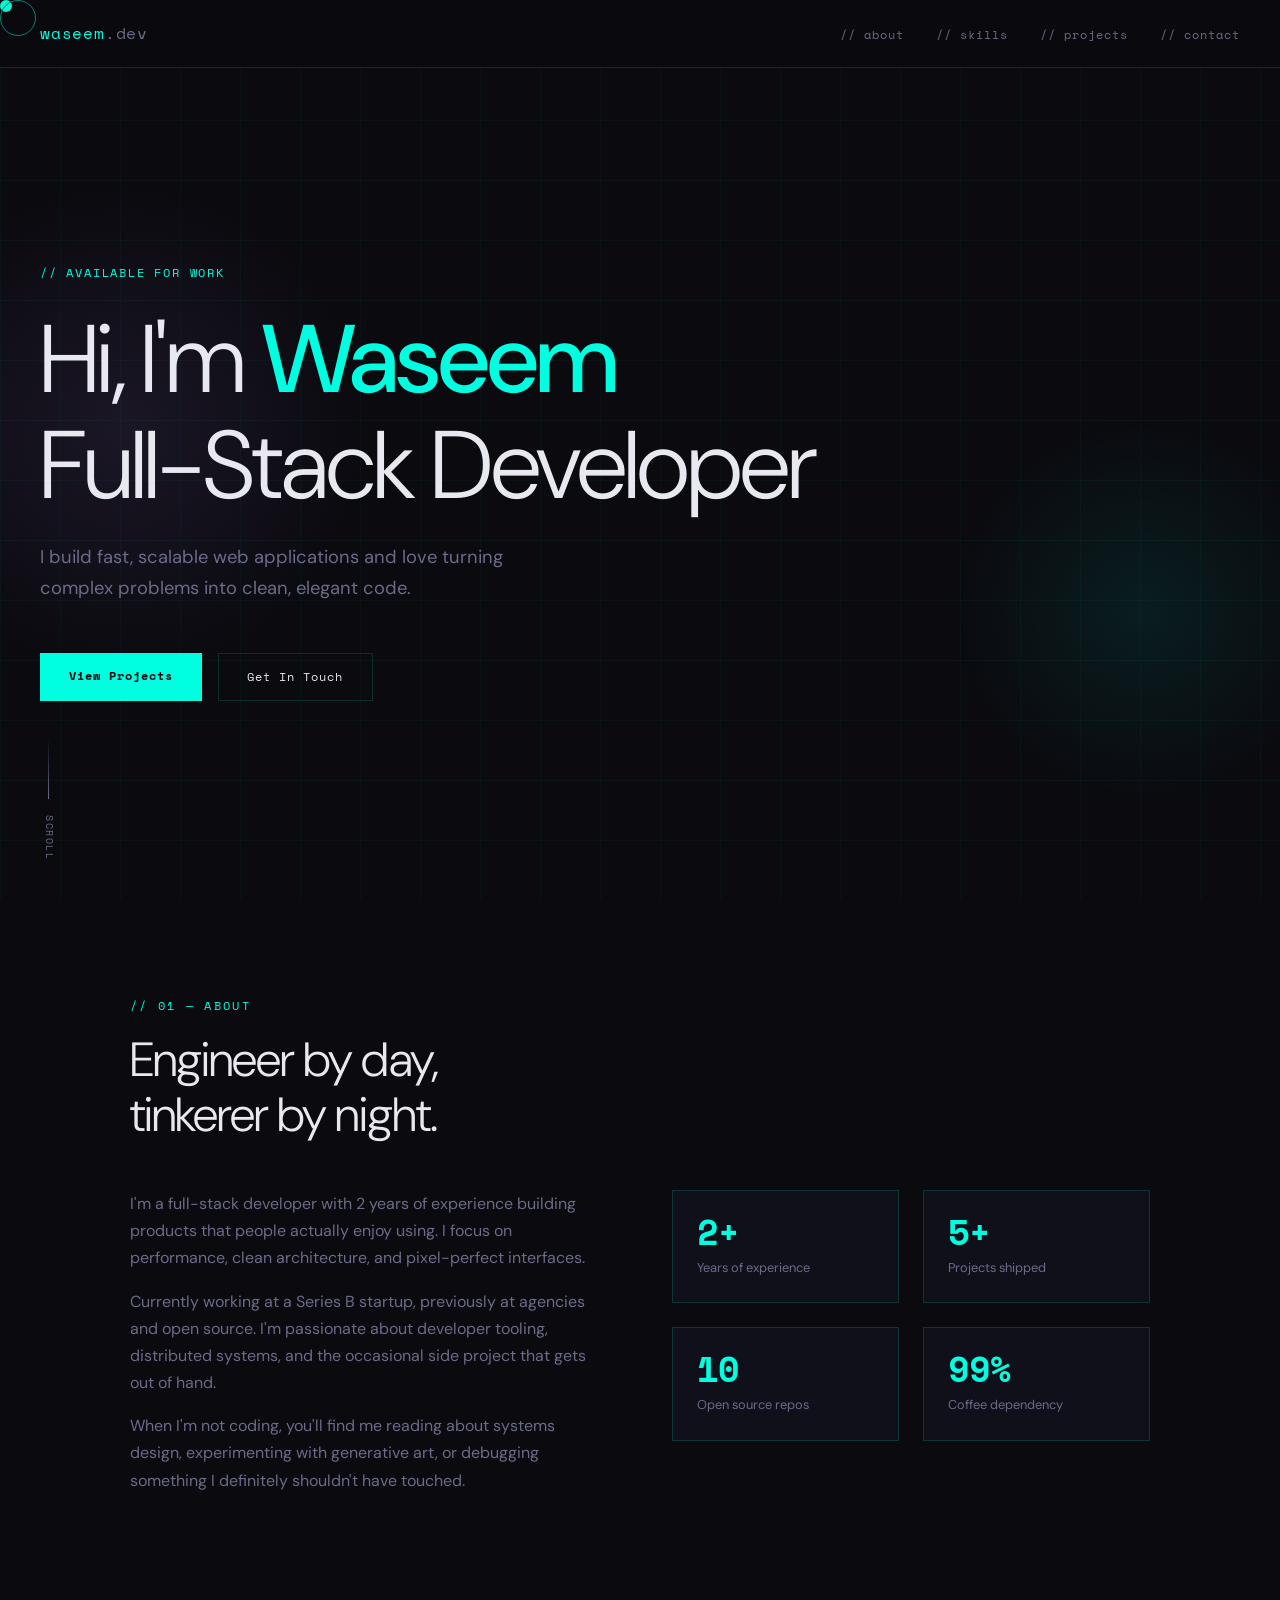
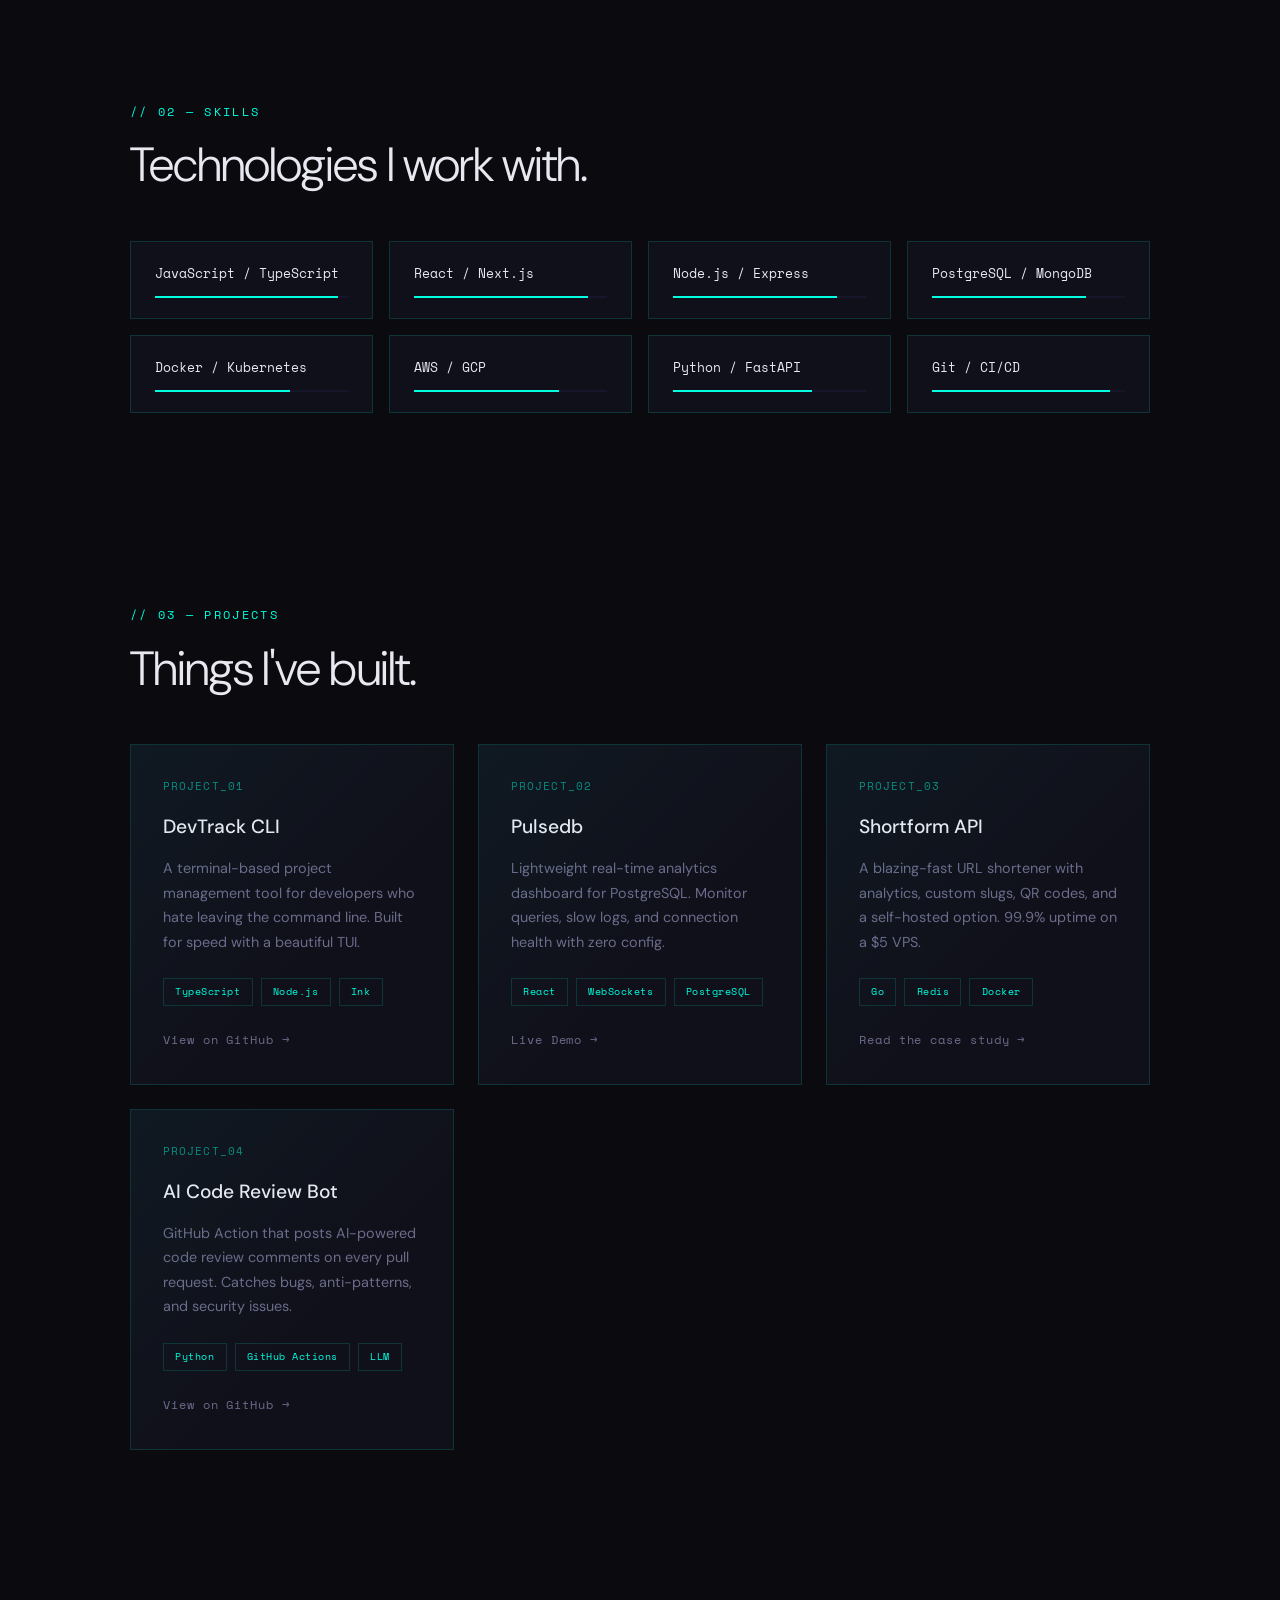
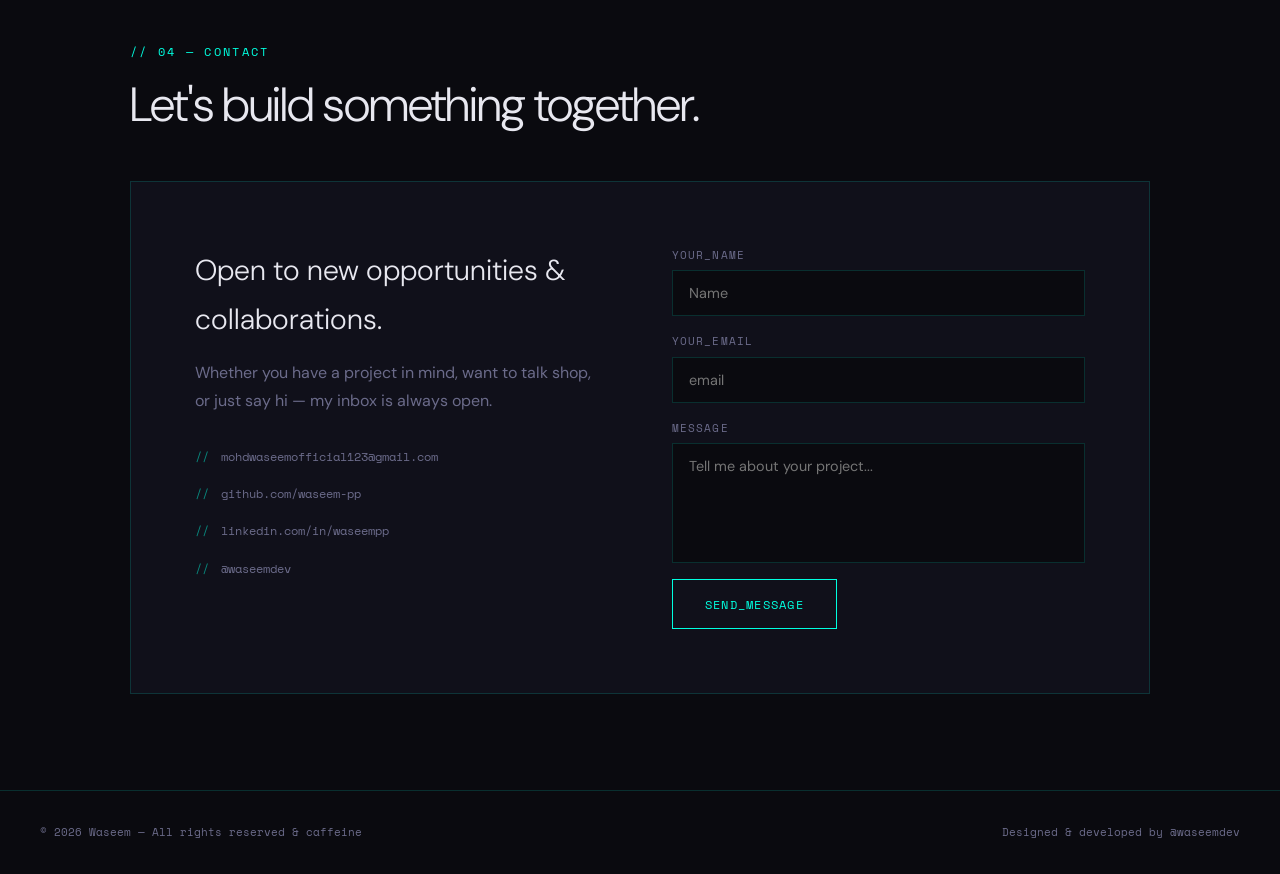
<file: index.html>
<!DOCTYPE html>
<html lang="en">

<head>
    <meta charset="UTF-8" />
    <meta name="viewport" content="width=device-width, initial-scale=1.0" />
    <title>Dev Portfolio</title>
    <link
        href="https://fonts.googleapis.com/css2?family=Space+Mono:wght@400;700&family=DM+Sans:wght@300;400;500&display=swap"
        rel="stylesheet" />
    <link rel="stylesheet" href="style.css">
    <script src="script.js" defer></script>
</head>

<body>

    <div class="cursor" id="cursor"></div>
    <div class="cursor-ring" id="cursor-ring"></div>

    <!-- NAV -->
    <nav>
        <a href="#" class="logo">waseem<span>.dev</span></a>
        <ul class="nav-links">
            <li><a href="#about">// about</a></li>
            <li><a href="#skills">// skills</a></li>
            <li><a href="#projects">// projects</a></li>
            <li><a href="#contact">// contact</a></li>
        </ul>
    </nav>

    <!-- HERO -->
    <div class="hero">
        <div class="hero-grid"></div>
        <div class="hero-glow"></div>
        <div class="hero-glow2"></div>
        <p class="hero-tag">// AVAILABLE FOR WORK</p>
        <h1 class="hero-title">
            Hi, I'm <strong>Waseem</strong><br />
            Full-Stack Developer
        </h1>
        <p class="hero-subtitle">
            I build fast, scalable web applications and love turning complex problems into clean, elegant code.
        </p>
        <div class="hero-cta">
            <a href="#projects" class="btn btn-primary">View Projects</a>
            <a href="#contact" class="btn btn-outline">Get In Touch</a>
        </div>
        <div class="hero-scroll">SCROLL</div>
    </div>

    <!-- ABOUT -->
    <section id="about">
        <p class="section-label reveal">// 01 — ABOUT</p>
        <h2 class="section-title reveal">Engineer by day,<br />tinkerer by night.</h2>
        <div class="about-grid">
            <div class="about-text reveal">
                <p>I'm a full-stack developer with 2 years of experience building products that people actually enjoy
                    using. I focus on performance, clean architecture, and pixel-perfect interfaces.</p>
                <p>Currently working at a Series B startup, previously at agencies and open source. I'm passionate about
                    developer tooling, distributed systems, and the occasional side project that gets out of hand.</p>
                <p>When I'm not coding, you'll find me reading about systems design, experimenting with generative art,
                    or debugging something I definitely shouldn't have touched.</p>
            </div>
            <div class="about-stats reveal">
                <div class="stat-card">
                    <div class="stat-number">2+</div>
                    <div class="stat-label">Years of experience</div>
                </div>
                <div class="stat-card">
                    <div class="stat-number">5+</div>
                    <div class="stat-label">Projects shipped</div>
                </div>
                <div class="stat-card">
                    <div class="stat-number">10</div>
                    <div class="stat-label">Open source repos</div>
                </div>
                <div class="stat-card">
                    <div class="stat-number">99%</div>
                    <div class="stat-label">Coffee dependency</div>
                </div>
            </div>
        </div>
    </section>

    <!-- SKILLS -->
    <section id="skills">
        <p class="section-label reveal">// 02 — SKILLS</p>
        <h2 class="section-title reveal">Technologies I work with.</h2>
        <div class="skills-grid">
            <div class="skill-item reveal">
                <div class="skill-name">JavaScript / TypeScript</div>
                <div class="skill-bar-wrap">
                    <div class="skill-bar" data-width="95"></div>
                </div>
            </div>
            <div class="skill-item reveal">
                <div class="skill-name">React / Next.js</div>
                <div class="skill-bar-wrap">
                    <div class="skill-bar" data-width="90"></div>
                </div>
            </div>
            <div class="skill-item reveal">
                <div class="skill-name">Node.js / Express</div>
                <div class="skill-bar-wrap">
                    <div class="skill-bar" data-width="85"></div>
                </div>
            </div>
            <div class="skill-item reveal">
                <div class="skill-name">PostgreSQL / MongoDB</div>
                <div class="skill-bar-wrap">
                    <div class="skill-bar" data-width="80"></div>
                </div>
            </div>
            <div class="skill-item reveal">
                <div class="skill-name">Docker / Kubernetes</div>
                <div class="skill-bar-wrap">
                    <div class="skill-bar" data-width="70"></div>
                </div>
            </div>
            <div class="skill-item reveal">
                <div class="skill-name">AWS / GCP</div>
                <div class="skill-bar-wrap">
                    <div class="skill-bar" data-width="75"></div>
                </div>
            </div>
            <div class="skill-item reveal">
                <div class="skill-name">Python / FastAPI</div>
                <div class="skill-bar-wrap">
                    <div class="skill-bar" data-width="72"></div>
                </div>
            </div>
            <div class="skill-item reveal">
                <div class="skill-name">Git / CI/CD</div>
                <div class="skill-bar-wrap">
                    <div class="skill-bar" data-width="92"></div>
                </div>
            </div>
        </div>
    </section>

    <!-- PROJECTS -->
    <section id="projects">
        <p class="section-label reveal">// 03 — PROJECTS</p>
        <h2 class="section-title reveal">Things I've built.</h2>
        <div class="projects-grid">
            <div class="project-card reveal">
                <div class="project-num">PROJECT_01</div>
                <div class="project-title">DevTrack CLI</div>
                <div class="project-desc">A terminal-based project management tool for developers who hate leaving the
                    command line. Built for speed with a beautiful TUI.</div>
                <div class="project-tags">
                    <span class="tag">TypeScript</span>
                    <span class="tag">Node.js</span>
                    <span class="tag">Ink</span>
                </div>
                <a href="#" class="project-link">View on GitHub</a>
            </div>
            <div class="project-card reveal">
                <div class="project-num">PROJECT_02</div>
                <div class="project-title">Pulsedb</div>
                <div class="project-desc">Lightweight real-time analytics dashboard for PostgreSQL. Monitor queries,
                    slow logs, and connection health with zero config.</div>
                <div class="project-tags">
                    <span class="tag">React</span>
                    <span class="tag">WebSockets</span>
                    <span class="tag">PostgreSQL</span>
                </div>
                <a href="#" class="project-link">Live Demo</a>
            </div>
            <div class="project-card reveal">
                <div class="project-num">PROJECT_03</div>
                <div class="project-title">Shortform API</div>
                <div class="project-desc">A blazing-fast URL shortener with analytics, custom slugs, QR codes, and a
                    self-hosted option. 99.9% uptime on a $5 VPS.</div>
                <div class="project-tags">
                    <span class="tag">Go</span>
                    <span class="tag">Redis</span>
                    <span class="tag">Docker</span>
                </div>
                <a href="#" class="project-link">Read the case study</a>
            </div>
            <div class="project-card reveal">
                <div class="project-num">PROJECT_04</div>
                <div class="project-title">AI Code Review Bot</div>
                <div class="project-desc">GitHub Action that posts AI-powered code review comments on every pull
                    request. Catches bugs, anti-patterns, and security issues.</div>
                <div class="project-tags">
                    <span class="tag">Python</span>
                    <span class="tag">GitHub Actions</span>
                    <span class="tag">LLM</span>
                </div>
                <a href="#" class="project-link">View on GitHub</a>
            </div>
        </div>
    </section>

    <!-- CONTACT -->
    <section id="contact">
        <p class="section-label reveal">// 04 — CONTACT</p>
        <h2 class="section-title reveal">Let's build something together.</h2>
        <div class="contact-inner reveal">
            <div class="contact-info">
                <h3>Open to new opportunities &amp; collaborations.</h3>
                <p>Whether you have a project in mind, want to talk shop, or just say hi — my inbox is always open.</p>
                <div class="contact-links">
                    <a href="mailto:mohdwaseemofficial123@gmail.com"
                        class="contact-link">mohdwaseemofficial123@gmail.com</a>
                    <a href="#" class="contact-link">github.com/waseem-pp</a>
                    <a href="#" class="contact-link">linkedin.com/in/waseempp</a>
                    <a href="#" class="contact-link">@waseemdev</a>
                </div>
            </div>
            <form class="contact-form" onsubmit="handleSubmit(event)">
                <div class="form-group">
                    <label for="name">YOUR_NAME</label>
                    <input type="text" id="name" placeholder="Name" />
                </div>
                <div class="form-group">
                    <label for="email">YOUR_EMAIL</label>
                    <input type="email" id="email" placeholder="email" />
                </div>
                <div class="form-group">
                    <label for="msg">MESSAGE</label>
                    <textarea id="msg" placeholder="Tell me about your project..."></textarea>
                </div>
                <button type="submit" class="btn-send">SEND_MESSAGE</button>
            </form>
        </div>
    </section>

    <!-- FOOTER -->
    <footer>
        <span>© 2026 Waseem — All rights reserved &amp; caffeine</span>
        <span>Designed &amp; developed by <a href="#">@waseemdev</a></span>
    </footer>
</body>

</html>
</file>
<file: style.css>
*,
*::before,
*::after {
    box-sizing: border-box;
    margin: 0;
    padding: 0;
}

:root {
    --bg: #0a0a0f;
    --bg2: #10101a;
    --bg3: #16162a;
    --accent: #00ffe0;
    --accent2: #7b5ea7;
    --text: #e8e8f0;
    --muted: #6b6b8a;
    --border: rgba(0, 255, 224, 0.15);
    --mono: 'Space Mono', monospace;
    --sans: 'DM Sans', sans-serif;
}

html {
    scroll-behavior: smooth;
}

body {
    background: var(--bg);
    color: var(--text);
    font-family: var(--sans);
    font-size: 16px;
    line-height: 1.7;
    cursor: none;
}

/* Custom cursor */
.cursor {
    position: fixed;
    width: 12px;
    height: 12px;
    background: var(--accent);
    border-radius: 50%;
    pointer-events: none;
    z-index: 9999;
    transform: translate(-50%, -50%);
    transition: transform 0.1s, width 0.2s, height 0.2s, opacity 0.2s;
    mix-blend-mode: difference;
}

.cursor-ring {
    position: fixed;
    width: 36px;
    height: 36px;
    border: 1px solid var(--accent);
    border-radius: 50%;
    pointer-events: none;
    z-index: 9998;
    transform: translate(-50%, -50%);
    transition: transform 0.15s ease-out, width 0.2s, height 0.2s, opacity 0.3s;
    opacity: 0.5;
}

/* Scrollbar */
::-webkit-scrollbar {
    width: 4px;
}

::-webkit-scrollbar-track {
    background: var(--bg);
}

::-webkit-scrollbar-thumb {
    background: var(--accent2);
    border-radius: 2px;
}

/* Nav */
nav {
    position: fixed;
    top: 0;
    width: 100%;
    z-index: 100;
    padding: 1.25rem 2.5rem;
    display: flex;
    justify-content: space-between;
    align-items: center;
    border-bottom: 1px solid var(--border);
    background: rgba(10, 10, 15, 0.85);
    backdrop-filter: blur(12px);
}

.logo {
    font-family: var(--mono);
    font-size: 1rem;
    color: var(--accent);
    text-decoration: none;
    letter-spacing: 0.05em;
}

.logo span {
    color: var(--muted);
}

.nav-links {
    display: flex;
    gap: 2rem;
    list-style: none;
}

.nav-links a {
    font-family: var(--mono);
    font-size: 0.78rem;
    color: var(--muted);
    text-decoration: none;
    letter-spacing: 0.08em;
    transition: color 0.2s;
}

.nav-links a:hover {
    color: var(--accent);
}

/* Hero */
.hero {
    min-height: 100vh;
    display: flex;
    flex-direction: column;
    justify-content: center;
    padding: 8rem 2.5rem 4rem;
    position: relative;
    overflow: hidden;
}

.hero-grid {
    position: absolute;
    inset: 0;
    pointer-events: none;
    background-image:
        linear-gradient(rgba(0, 255, 224, 0.03) 1px, transparent 1px),
        linear-gradient(90deg, rgba(0, 255, 224, 0.03) 1px, transparent 1px);
    background-size: 60px 60px;
}

.hero-glow {
    position: absolute;
    top: 20%;
    left: -10%;
    width: 500px;
    height: 500px;
    background: radial-gradient(circle, rgba(123, 94, 167, 0.15) 0%, transparent 70%);
    pointer-events: none;
}

.hero-glow2 {
    position: absolute;
    bottom: 10%;
    right: -5%;
    width: 400px;
    height: 400px;
    background: radial-gradient(circle, rgba(0, 255, 224, 0.08) 0%, transparent 70%);
    pointer-events: none;
}

.hero-tag {
    font-family: var(--mono);
    font-size: 0.75rem;
    color: var(--accent);
    letter-spacing: 0.15em;
    margin-bottom: 1.5rem;
    opacity: 0;
    animation: fadeUp 0.6s 0.2s forwards;
}

.hero-title {
    font-family: var(--sans);
    font-size: clamp(3rem, 8vw, 6rem);
    font-weight: 300;
    line-height: 1.1;
    letter-spacing: -0.02em;
    margin-bottom: 1.5rem;
    opacity: 0;
    animation: fadeUp 0.6s 0.4s forwards;
}

.hero-title strong {
    font-weight: 500;
    color: var(--accent);
}

.hero-subtitle {
    font-size: 1.15rem;
    color: var(--muted);
    max-width: 480px;
    margin-bottom: 3rem;
    opacity: 0;
    animation: fadeUp 0.6s 0.6s forwards;
}

.hero-cta {
    display: flex;
    gap: 1rem;
    flex-wrap: wrap;
    opacity: 0;
    animation: fadeUp 0.6s 0.8s forwards;
}

.btn {
    font-family: var(--mono);
    font-size: 0.78rem;
    letter-spacing: 0.08em;
    padding: 0.8rem 1.8rem;
    text-decoration: none;
    transition: all 0.2s;
    display: inline-block;
    cursor: none;
}

.btn-primary {
    background: var(--accent);
    color: var(--bg);
    font-weight: 700;
}

.btn-primary:hover {
    background: #fff;
}

.btn-outline {
    border: 1px solid var(--border);
    color: var(--text);
}

.btn-outline:hover {
    border-color: var(--accent);
    color: var(--accent);
}

.hero-scroll {
    position: absolute;
    bottom: 2.5rem;
    left: 2.5rem;
    font-family: var(--mono);
    font-size: 0.65rem;
    color: var(--muted);
    letter-spacing: 0.15em;
    writing-mode: vertical-rl;
    display: flex;
    align-items: center;
    gap: 1rem;
    opacity: 0;
    animation: fadeUp 0.6s 1s forwards;
}

.hero-scroll::before {
    content: '';
    display: block;
    width: 1px;
    height: 60px;
    background: linear-gradient(to bottom, transparent, var(--muted));
}

/* Section */
section {
    padding: 6rem 2.5rem;
    max-width: 1100px;
    margin: 0 auto;
}

.section-label {
    font-family: var(--mono);
    font-size: 0.72rem;
    color: var(--accent);
    letter-spacing: 0.2em;
    margin-bottom: 1rem;
}

.section-title {
    font-size: clamp(2rem, 4vw, 3rem);
    font-weight: 300;
    letter-spacing: -0.02em;
    margin-bottom: 3rem;
    line-height: 1.15;
}

/* About */
.about-grid {
    display: grid;
    grid-template-columns: 1fr 1fr;
    gap: 4rem;
    align-items: start;
}

.about-text p {
    color: var(--muted);
    margin-bottom: 1rem;
}

.about-stats {
    display: grid;
    grid-template-columns: 1fr 1fr;
    gap: 1.5rem;
}

.stat-card {
    border: 1px solid var(--border);
    padding: 1.5rem;
    background: var(--bg2);
}

.stat-number {
    font-family: var(--mono);
    font-size: 2.2rem;
    color: var(--accent);
    font-weight: 700;
    line-height: 1;
}

.stat-label {
    font-size: 0.8rem;
    color: var(--muted);
    margin-top: 0.4rem;
}

/* Skills */
.skills-grid {
    display: grid;
    grid-template-columns: repeat(auto-fill, minmax(200px, 1fr));
    gap: 1rem;
}

.skill-item {
    border: 1px solid var(--border);
    padding: 1.25rem 1.5rem;
    background: var(--bg2);
    position: relative;
    overflow: hidden;
    transition: border-color 0.2s, background 0.2s;
}

.skill-item::before {
    content: '';
    position: absolute;
    left: 0;
    top: 0;
    bottom: 0;
    width: 2px;
    background: var(--accent);
    transform: scaleY(0);
    transform-origin: bottom;
    transition: transform 0.3s;
}

.skill-item:hover {
    border-color: var(--accent);
    background: var(--bg3);
}

.skill-item:hover::before {
    transform: scaleY(1);
}

.skill-name {
    font-family: var(--mono);
    font-size: 0.82rem;
    color: var(--text);
}

.skill-bar-wrap {
    margin-top: 0.75rem;
    height: 2px;
    background: var(--bg3);
}

.skill-bar {
    height: 2px;
    background: var(--accent);
    width: 0;
    transition: width 1s ease;
}

/* Projects */
.projects-grid {
    display: grid;
    grid-template-columns: repeat(auto-fill, minmax(320px, 1fr));
    gap: 1.5rem;
}

.project-card {
    border: 1px solid var(--border);
    background: var(--bg2);
    padding: 2rem;
    position: relative;
    overflow: hidden;
    transition: border-color 0.25s, transform 0.25s;
}

.project-card::after {
    content: '';
    position: absolute;
    inset: 0;
    background: linear-gradient(135deg, rgba(0, 255, 224, 0.04) 0%, transparent 60%);
    pointer-events: none;
}

.project-card:hover {
    border-color: var(--accent);
    transform: translateY(-4px);
}

.project-num {
    font-family: var(--mono);
    font-size: 0.68rem;
    color: var(--accent);
    opacity: 0.5;
    margin-bottom: 1rem;
    letter-spacing: 0.1em;
}

.project-title {
    font-size: 1.2rem;
    font-weight: 500;
    margin-bottom: 0.75rem;
}

.project-desc {
    color: var(--muted);
    font-size: 0.9rem;
    margin-bottom: 1.5rem;
}

.project-tags {
    display: flex;
    flex-wrap: wrap;
    gap: 0.5rem;
}

.tag {
    font-family: var(--mono);
    font-size: 0.65rem;
    color: var(--accent);
    border: 1px solid var(--border);
    padding: 0.25rem 0.7rem;
    letter-spacing: 0.05em;
}

.project-link {
    display: inline-block;
    margin-top: 1.5rem;
    font-family: var(--mono);
    font-size: 0.72rem;
    color: var(--muted);
    text-decoration: none;
    letter-spacing: 0.08em;
    transition: color 0.2s;
}

.project-link:hover {
    color: var(--accent);
}

.project-link::after {
    content: ' →';
}

/* Contact */
.contact-inner {
    border: 1px solid var(--border);
    background: var(--bg2);
    padding: 4rem;
    display: grid;
    grid-template-columns: 1fr 1fr;
    gap: 4rem;
}

.contact-info h3 {
    font-size: 1.8rem;
    font-weight: 300;
    margin-bottom: 1rem;
}

.contact-info p {
    color: var(--muted);
}

.contact-links {
    display: flex;
    flex-direction: column;
    gap: 1rem;
    margin-top: 2rem;
}

.contact-link {
    font-family: var(--mono);
    font-size: 0.78rem;
    color: var(--muted);
    text-decoration: none;
    display: flex;
    align-items: center;
    gap: 0.75rem;
    transition: color 0.2s;
}

.contact-link:hover {
    color: var(--accent);
}

.contact-link::before {
    content: '//';
    color: var(--accent);
    opacity: 0.5;
}

.contact-form {
    display: flex;
    flex-direction: column;
    gap: 1rem;
}

.form-group {
    display: flex;
    flex-direction: column;
    gap: 0.4rem;
}

.form-group label {
    font-family: var(--mono);
    font-size: 0.68rem;
    color: var(--muted);
    letter-spacing: 0.1em;
}

.form-group input,
.form-group textarea {
    background: var(--bg);
    border: 1px solid var(--border);
    color: var(--text);
    padding: 0.8rem 1rem;
    font-family: var(--sans);
    font-size: 0.9rem;
    outline: none;
    resize: none;
    transition: border-color 0.2s;
}

.form-group input:focus,
.form-group textarea:focus {
    border-color: var(--accent);
}

.form-group textarea {
    min-height: 120px;
}

.btn-send {
    font-family: var(--mono);
    font-size: 0.78rem;
    letter-spacing: 0.1em;
    padding: 0.9rem 2rem;
    background: transparent;
    border: 1px solid var(--accent);
    color: var(--accent);
    cursor: none;
    transition: all 0.2s;
    align-self: flex-start;
}

.btn-send:hover {
    background: var(--accent);
    color: var(--bg);
}

/* Footer */
footer {
    border-top: 1px solid var(--border);
    padding: 2rem 2.5rem;
    display: flex;
    justify-content: space-between;
    align-items: center;
    font-family: var(--mono);
    font-size: 0.68rem;
    color: var(--muted);
}

footer a {
    color: var(--muted);
    text-decoration: none;
}

footer a:hover {
    color: var(--accent);
}

/* Animations */
@keyframes fadeUp {
    from {
        opacity: 0;
        transform: translateY(24px);
    }

    to {
        opacity: 1;
        transform: translateY(0);
    }
}

.reveal {
    opacity: 0;
    transform: translateY(30px);
    transition: opacity 0.7s ease, transform 0.7s ease;
}

.reveal.visible {
    opacity: 1;
    transform: translateY(0);
}

@media (max-width: 768px) {
    nav {
        padding: 1rem 1.5rem;
    }

    .nav-links {
        display: none;
    }

    .hero {
        padding: 7rem 1.5rem 3rem;
    }

    section {
        padding: 4rem 1.5rem;
    }

    .about-grid,
    .contact-inner {
        grid-template-columns: 1fr;
    }

    .contact-inner {
        padding: 2rem;
    }

    body {
        cursor: auto;
    }

    .cursor,
    .cursor-ring {
        display: none;
    }
}
</file>
